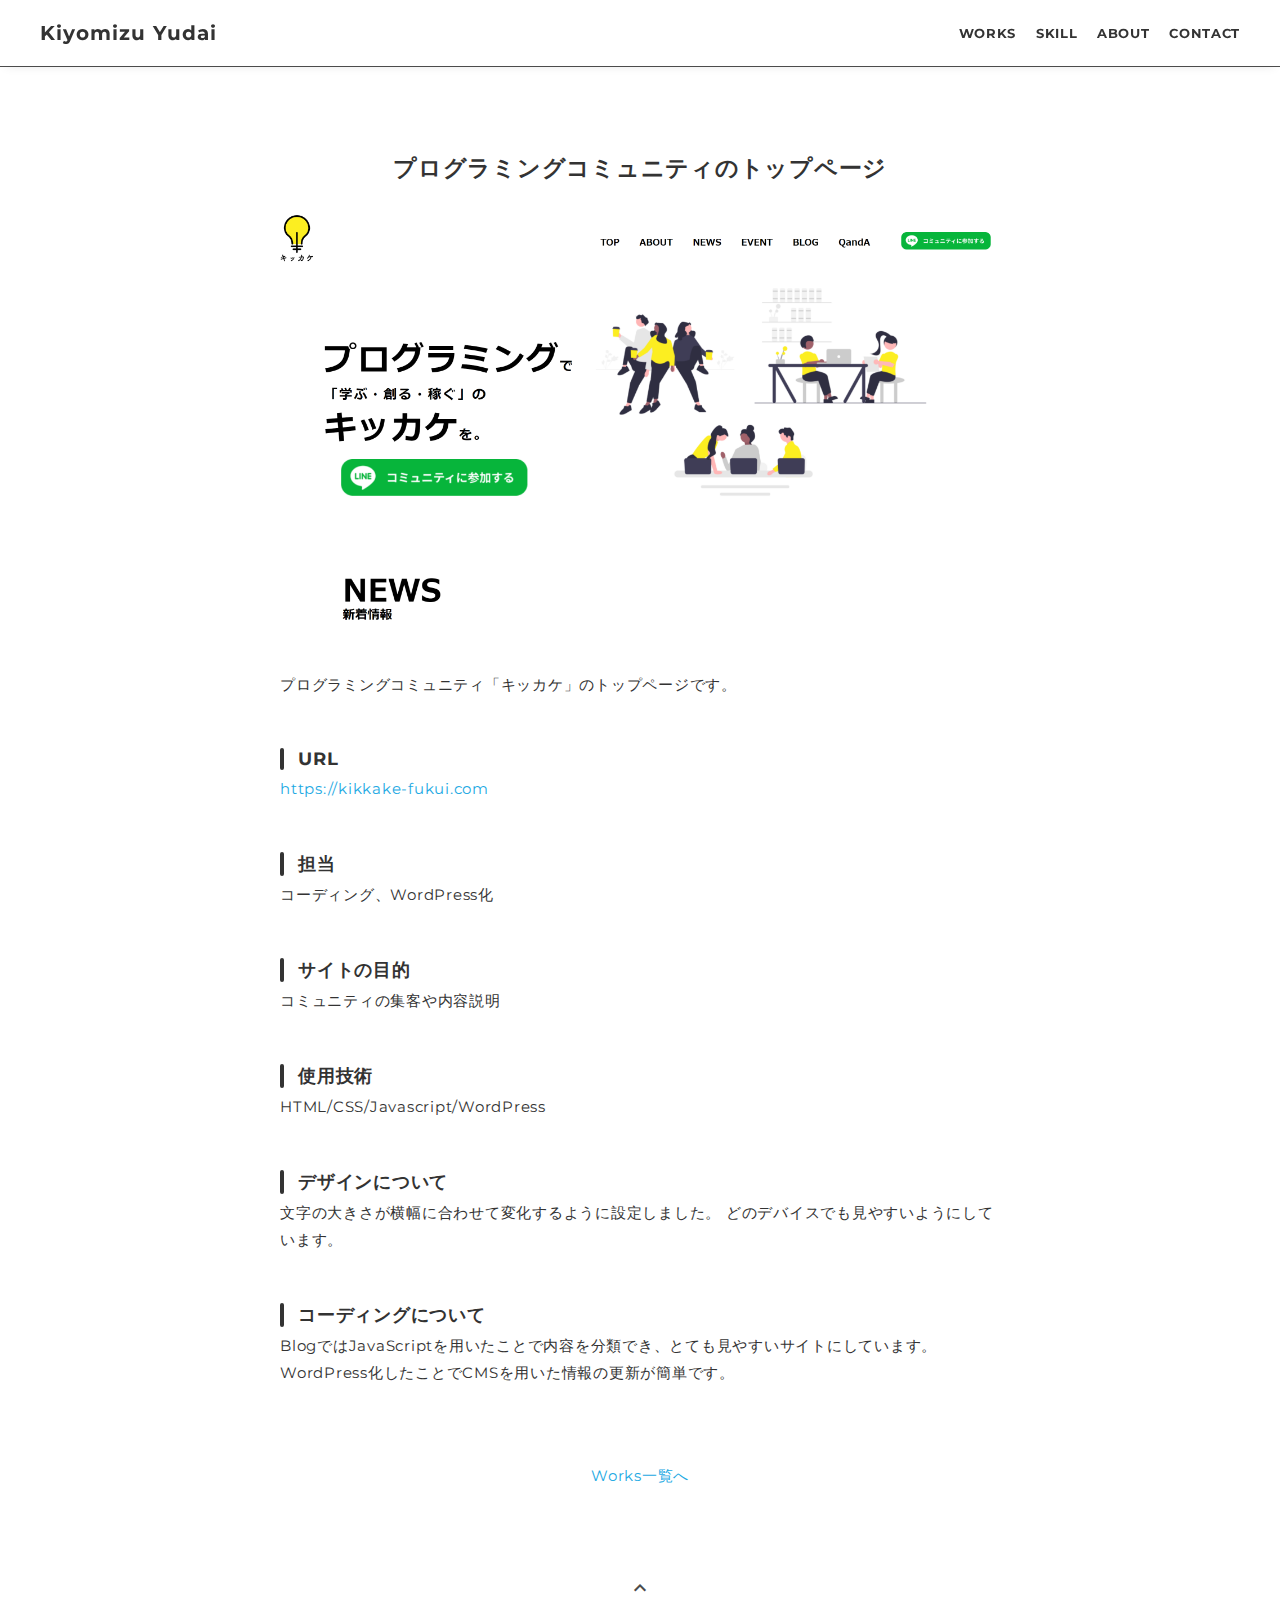
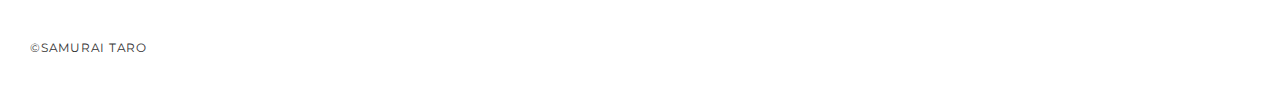
<file: works-2.html>
<!DOCTYPE html>
<html>
<head>
  <meta charset="utf-8">
  <meta name="viewport" content="width=device-width, initial-scale=1.0, maximum-scale=1.0, minimum-scale=1.0">
  <title>Kiyomizu ポートフォリオ</title>
  <link rel="preconnect" href="https://fonts.gstatic.com">
  <link href="https://fonts.googleapis.com/css2?family=Montserrat:wght@400;700&display=swap" rel="stylesheet">
  <link href="https://fonts.googleapis.com/css?family=Material+Icons+Outlined" rel="stylesheet">
  <link href="css/ress.css" media="all" rel="stylesheet" type="text/css" />
  <link href="css/style.css" media="all" rel="stylesheet" type="text/css" />
</head>

<body>
  <div class="wrapper">

    <!-- header -->
    <header class="header ">
      <div class="container">
        <h1 class="header-logo">
          <a href="index.html">Kiyomizu Yudai</a>
        </h1>
        <nav class="gnav">
          <ul class="gnav-list">
            <li class="gnav-item"><a href="index.html#works">WORKS</a></li>
            <li class="gnav-item"><a href="index.html#skill">SKILL</a></li>
            <li class="gnav-item"><a href="index.html#about">ABOUT</a></li>
            <li class="gnav-item"><a href="index.html#contact">CONTACT</a></li>
          </ul>
        </nav>
      </div>
    </header>
    <!-- /header -->

    <main class="content">

      <article class="article">
        <div class="article-container">
          <h2 class="article-title">プログラミングコミュニティのトップページ</h2>
          <div class="article-body">
            <p>
              <img src="img/works-detail/kikkakedetail.png" alt="">
            </p>
            <p>
              プログラミングコミュニティ「キッカケ」のトップページです。
            </p>
            <h3>URL</h3>
            <p><a href="https://kikkake-fukui.com" target="_blank" rel="noopener">https://kikkake-fukui.com</a></p>
            <h3>担当</h3>
            <p>コーディング、WordPress化</p>
            <h3>サイトの目的</h3>
            <p>コミュニティの集客や内容説明</p>
            <h3>使用技術</h3>
            <p>HTML/CSS/Javascript/WordPress</p>
            <h3>デザインについて</h3>
            <p>
              文字の大きさが横幅に合わせて変化するように設定しました。
              どのデバイスでも見やすいようにしています。
            </p>
            <h3>コーディングについて</h3>
            <p>
              BlogではJavaScriptを用いたことで内容を分類でき、とても見やすいサイトにしています。
              WordPress化したことでCMSを用いた情報の更新が簡単です。
            </p>
          </div>
          <div class="home-link">
            <a href="index.html#works">Works一覧へ</a>
          </div>
        </div>
      </article>

      <div class="page-top" id="js-page-top">
        <span class="material-icons-outlined">expand_less</span>
      </div>
    </main>

    <!-- footer -->
    <footer class="footer">
      <div class="copyright">&copy;SAMURAI TARO</div>
    </footer>
    <!-- /footer -->

  </div>
  <script src="https://ajax.googleapis.com/ajax/libs/jquery/3.6.0/jquery.min.js"></script>
  <script type='text/javascript' src="js/script.js"></script>
</body>
</html>
</file>
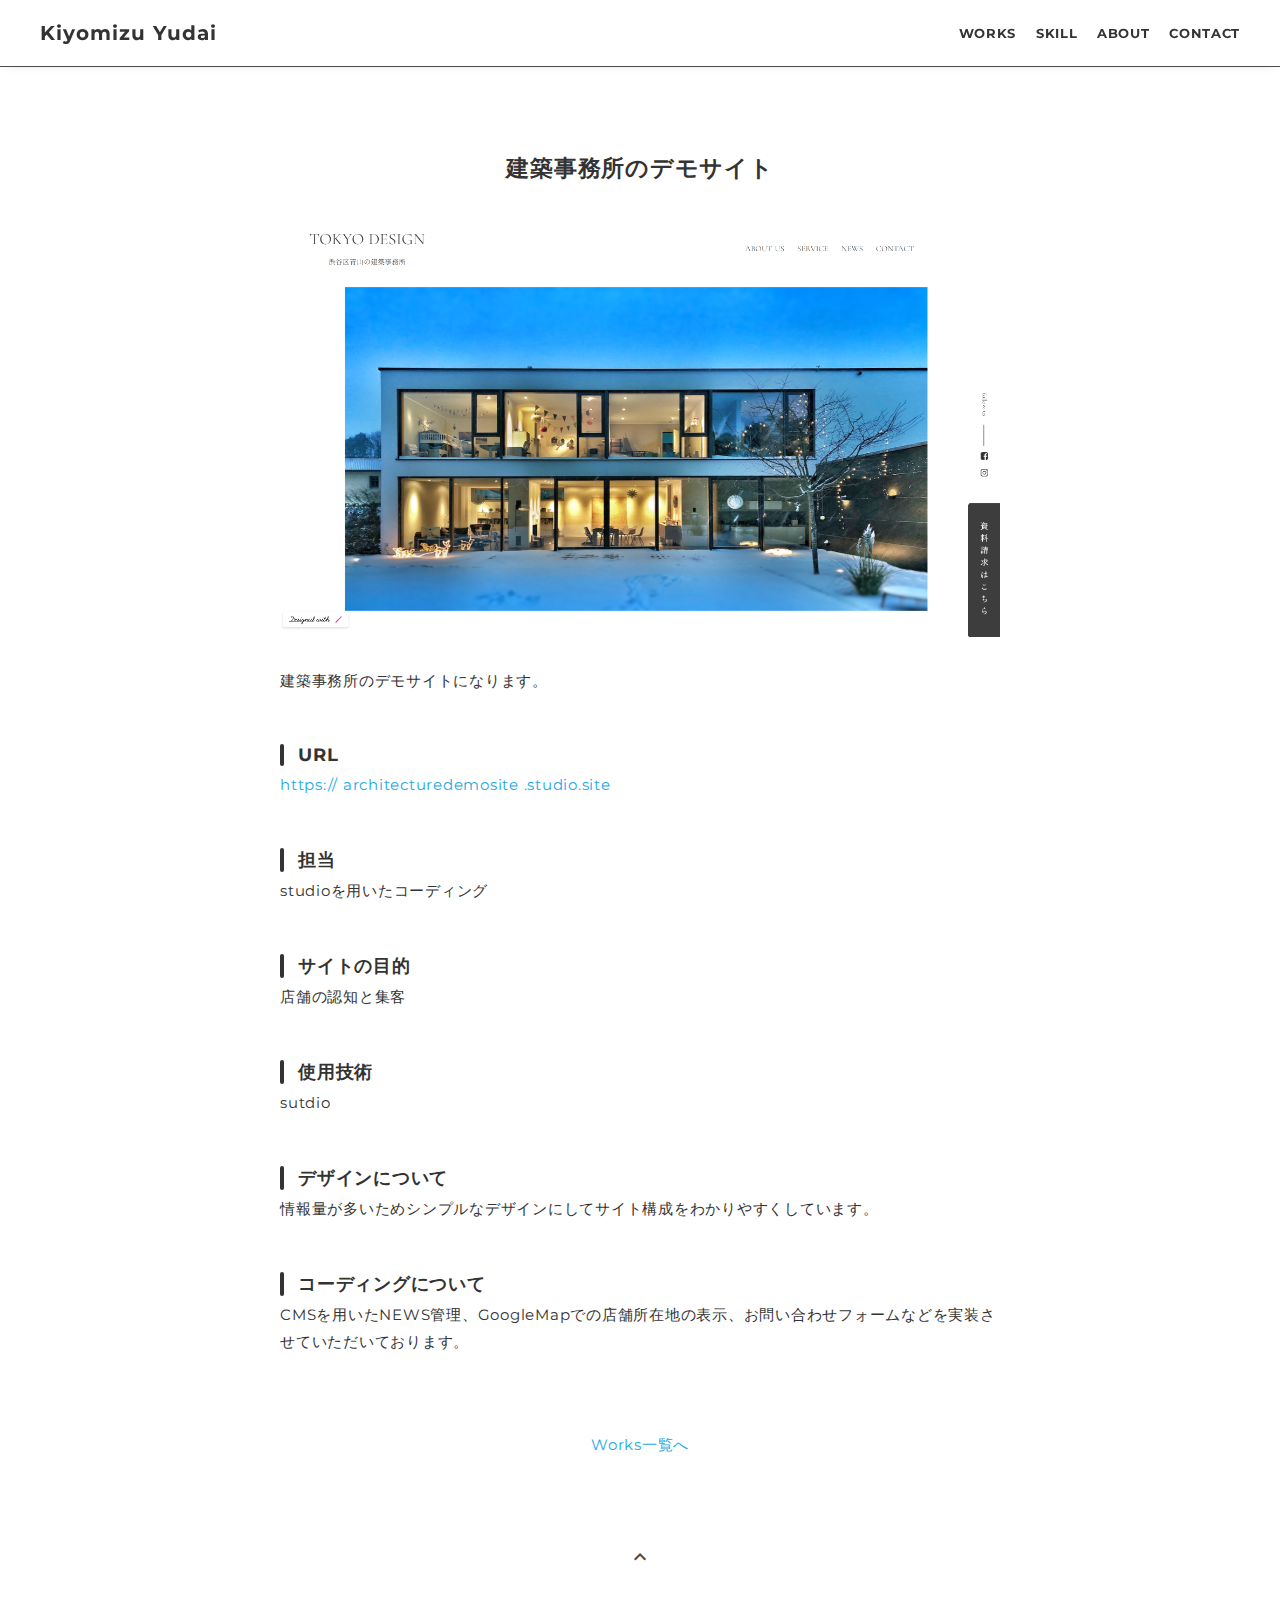
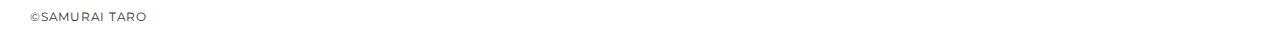
<file: works-3.html>
<!DOCTYPE html>
<html>
<head>
  <meta charset="utf-8">
  <meta name="viewport" content="width=device-width, initial-scale=1.0, maximum-scale=1.0, minimum-scale=1.0">
  <title>Kiyomizu ポートフォリオ</title>
  <link rel="preconnect" href="https://fonts.gstatic.com">
  <link href="https://fonts.googleapis.com/css2?family=Montserrat:wght@400;700&display=swap" rel="stylesheet">
  <link href="https://fonts.googleapis.com/css?family=Material+Icons+Outlined" rel="stylesheet">
  <link href="css/ress.css" media="all" rel="stylesheet" type="text/css" />
  <link href="css/style.css" media="all" rel="stylesheet" type="text/css" />
</head>

<body>
  <div class="wrapper">

    <!-- header -->
    <header class="header ">
      <div class="container">
        <h1 class="header-logo">
          <a href="index.html">Kiyomizu Yudai</a>
        </h1>
        <nav class="gnav">
          <ul class="gnav-list">
            <li class="gnav-item"><a href="index.html#works">WORKS</a></li>
            <li class="gnav-item"><a href="index.html#skill">SKILL</a></li>
            <li class="gnav-item"><a href="index.html#about">ABOUT</a></li>
            <li class="gnav-item"><a href="index.html#contact">CONTACT</a></li>
          </ul>
        </nav>
      </div>
    </header>
    <!-- /header -->

    <main class="content">

      <article class="article">
        <div class="article-container">
          <h2 class="article-title">建築事務所のデモサイト</h2>
          <div class="article-body">
            <p>
              <img src="img/works-detail/stu.png" alt="">
            </p>
            <p>
              建築事務所のデモサイトになります。
            </p>
            <h3>URL</h3>
            <p><a href="https://architecturedemosite.studio.site/" target="_blank" rel="noopener">https://
              architecturedemosite
              .studio.site</a></p>
            <h3>担当</h3>
            <p>studioを用いたコーディング</p>
            <h3>サイトの目的</h3>
            <p>店舗の認知と集客</p>
            <h3>使用技術</h3>
            <p>sutdio</p>
            <h3>デザインについて</h3>
            <p>
              情報量が多いためシンプルなデザインにしてサイト構成をわかりやすくしています。
            </p>
            <h3>コーディングについて</h3>
            <p>
              CMSを用いたNEWS管理、GoogleMapでの店舗所在地の表示、お問い合わせフォームなどを実装させていただいております。
            </p>
          </div>
          <div class="home-link">
            <a href="index.html#works">Works一覧へ</a>
          </div>
        </div>
      </article>

      <div class="page-top" id="js-page-top">
        <span class="material-icons-outlined">expand_less</span>
      </div>
    </main>

    <!-- footer -->
    <footer class="footer">
      <div class="copyright">&copy;SAMURAI TARO</div>
    </footer>
    <!-- /footer -->

  </div>
  <script src="https://ajax.googleapis.com/ajax/libs/jquery/3.6.0/jquery.min.js"></script>
  <script type='text/javascript' src="js/script.js"></script>
</body>
</html>
</file>
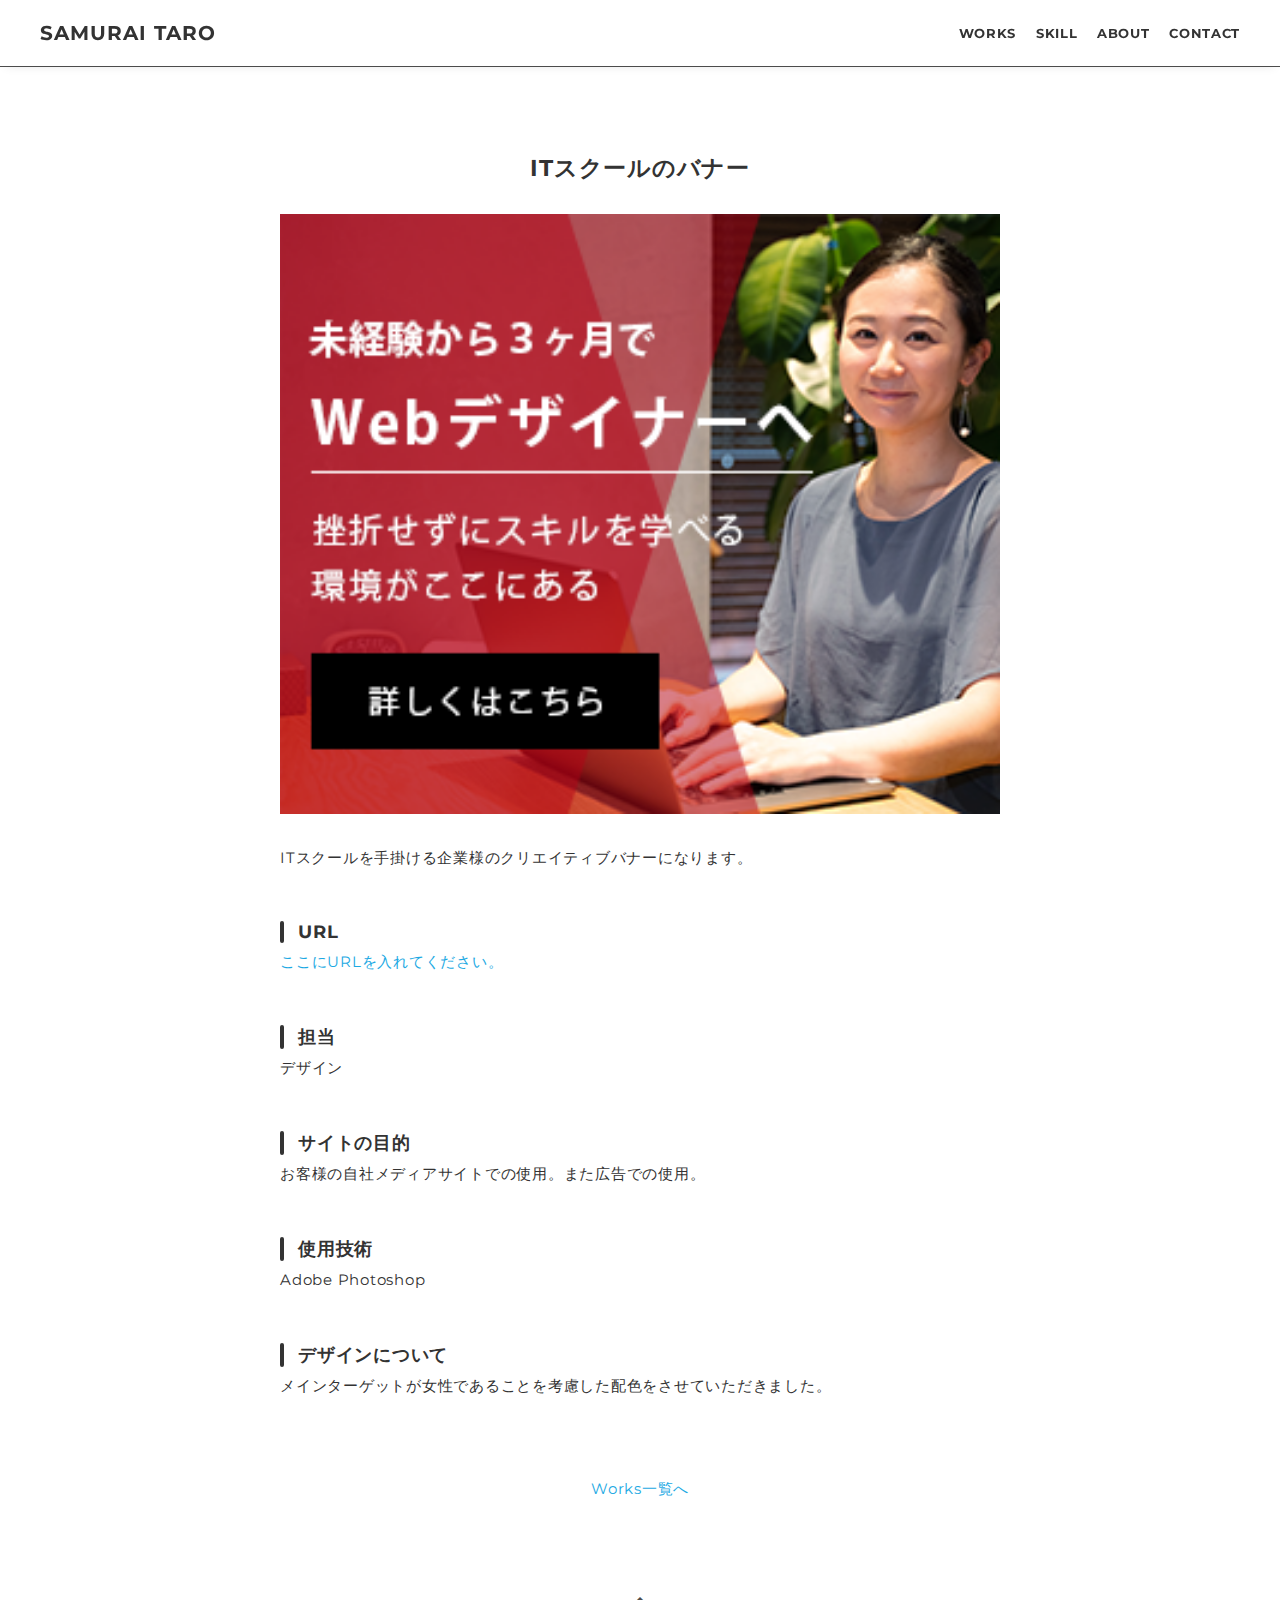
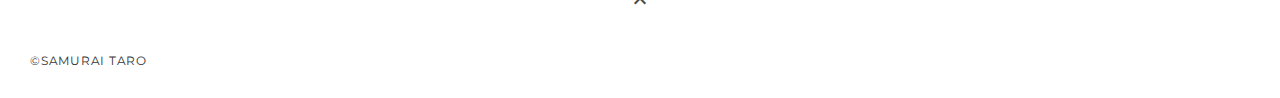
<file: works-4.html>
<!DOCTYPE html>
<html>
<head>
  <meta charset="utf-8">
  <meta name="viewport" content="width=device-width, initial-scale=1.0, maximum-scale=1.0, minimum-scale=1.0">
  <title>SAMURAI ポートフォリオ</title>
  <link rel="preconnect" href="https://fonts.gstatic.com">
  <link href="https://fonts.googleapis.com/css2?family=Montserrat:wght@400;700&display=swap" rel="stylesheet">
  <link href="https://fonts.googleapis.com/css?family=Material+Icons+Outlined" rel="stylesheet">
  <link href="css/ress.css" media="all" rel="stylesheet" type="text/css" />
  <link href="css/style.css" media="all" rel="stylesheet" type="text/css" />
</head>

<body>
  <div class="wrapper">

    <!-- header -->
    <header class="header ">
      <div class="container">
        <h1 class="header-logo">
          <a href="index.html">SAMURAI TARO</a>
        </h1>
        <nav class="gnav">
          <ul class="gnav-list">
            <li class="gnav-item"><a href="index.html#works">WORKS</a></li>
            <li class="gnav-item"><a href="index.html#skill">SKILL</a></li>
            <li class="gnav-item"><a href="index.html#about">ABOUT</a></li>
            <li class="gnav-item"><a href="index.html#contact">CONTACT</a></li>
          </ul>
        </nav>
      </div>
    </header>
    <!-- /header -->

    <main class="content">

      <article class="article">
        <div class="article-container">
          <h2 class="article-title">ITスクールのバナー</h2>
          <div class="article-body">
            <p style="text-align: center;">
              <img src="img/works-detail/works-4.png" alt="">
            </p>
            <p>
              ITスクールを手掛ける企業様のクリエイティブバナーになります。
            </p>
            <h3>URL</h3>
            <p><a href="" target="_blank" rel="noopener">ここにURLを入れてください。</a></p>
            <h3>担当</h3>
            <p>デザイン</p>
            <h3>サイトの目的</h3>
            <p>お客様の自社メディアサイトでの使用。また広告での使用。</p>
            <h3>使用技術</h3>
            <p>Adobe Photoshop</p>
            <h3>デザインについて</h3>
            <p>
              メインターゲットが女性であることを考慮した配色をさせていただきました。
            </p>
          </div>
          <div class="home-link">
            <a href="index.html#works">Works一覧へ</a>
          </div>
        </div>
      </article>

      <div class="page-top" id="js-page-top">
        <span class="material-icons-outlined">expand_less</span>
      </div>
    </main>

    <!-- footer -->
    <footer class="footer">
      <div class="copyright">&copy;SAMURAI TARO</div>
    </footer>
    <!-- /footer -->

  </div>
  <script src="https://ajax.googleapis.com/ajax/libs/jquery/3.6.0/jquery.min.js"></script>
  <script type='text/javascript' src="js/script.js"></script>
</body>
</html>
</file>
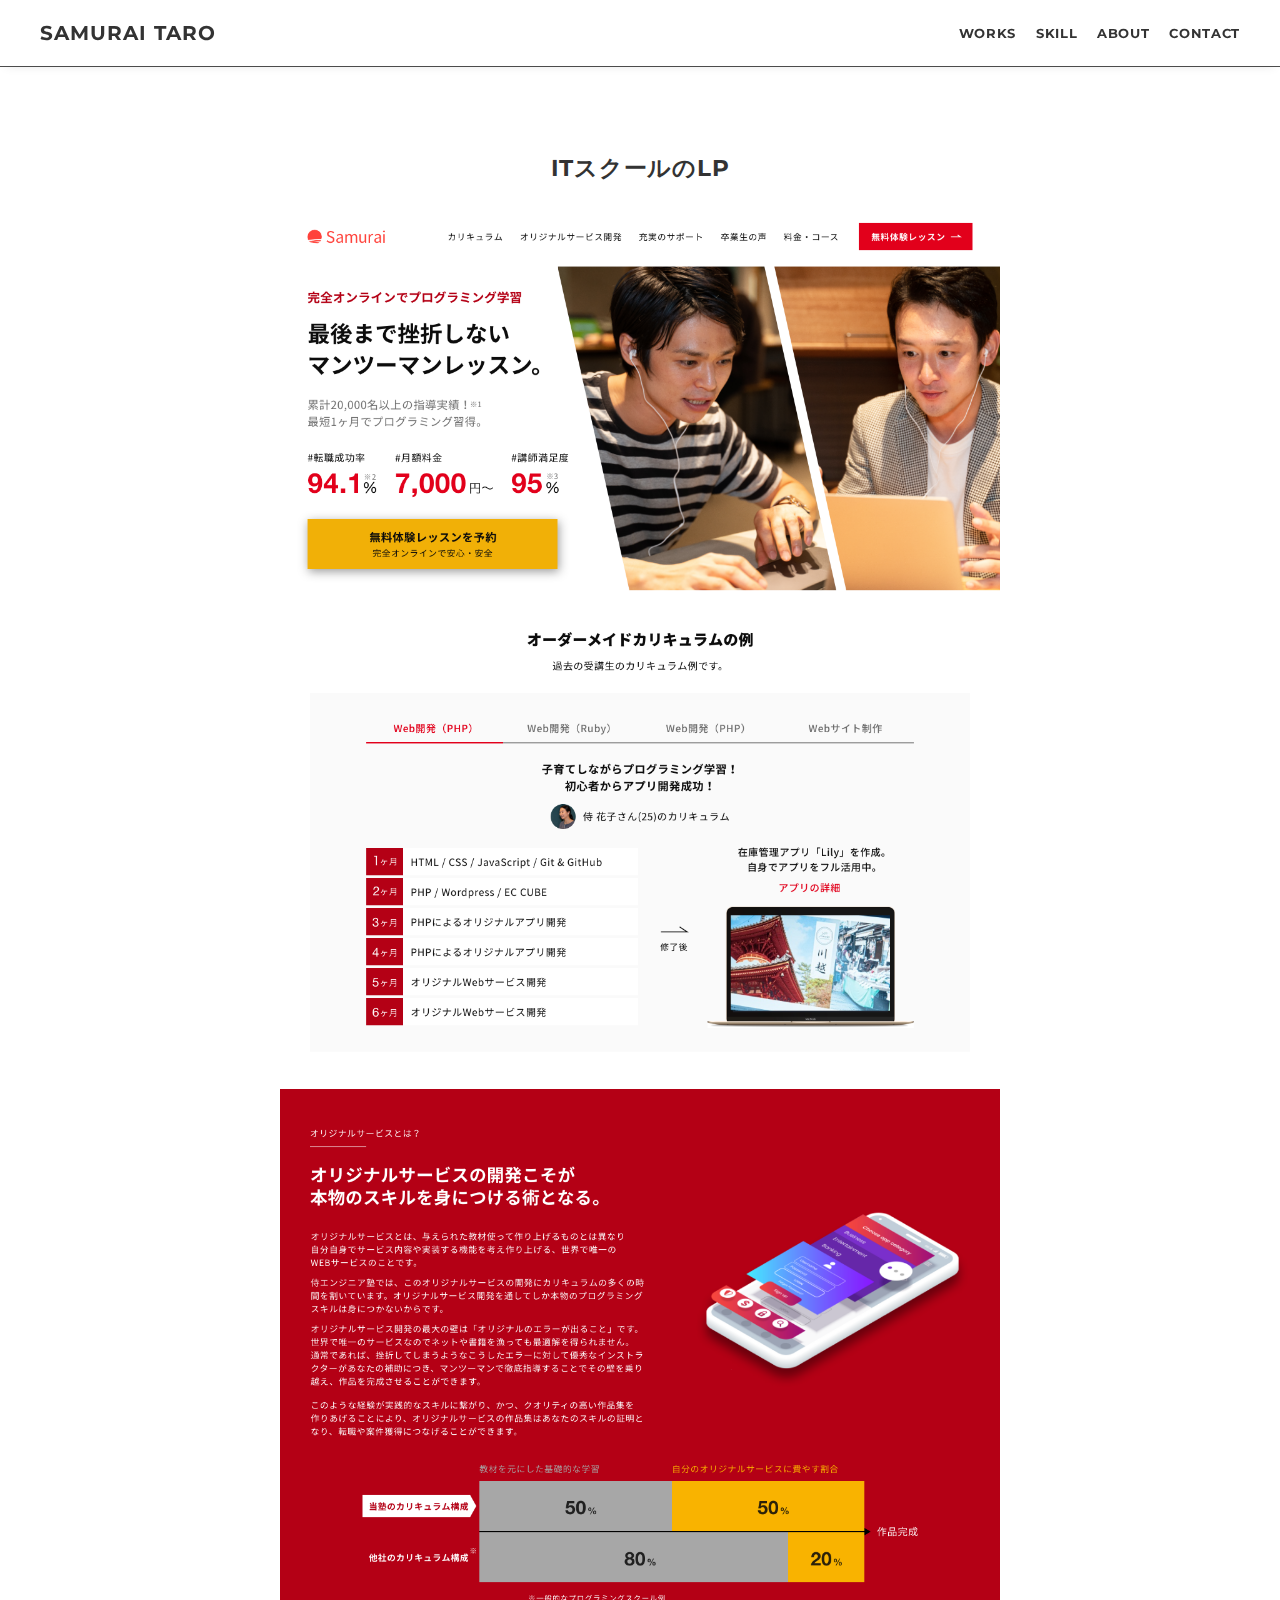
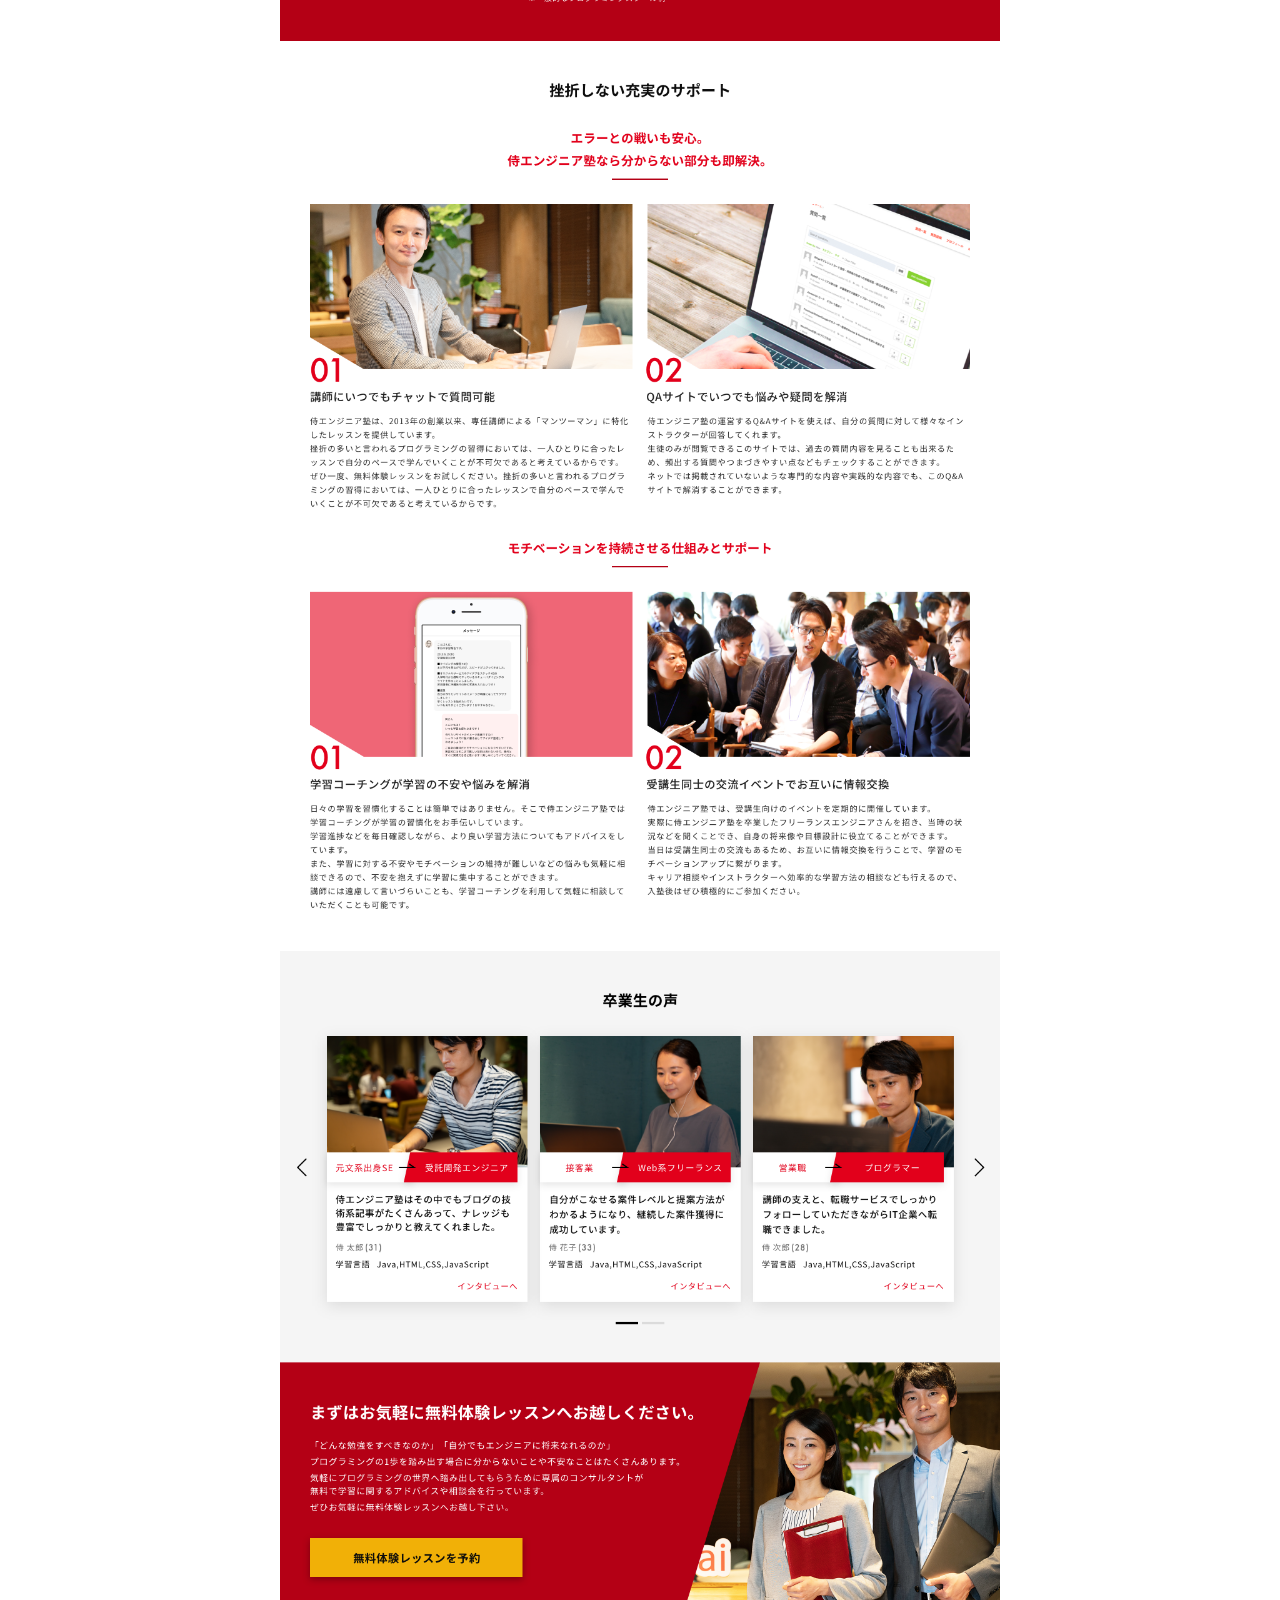
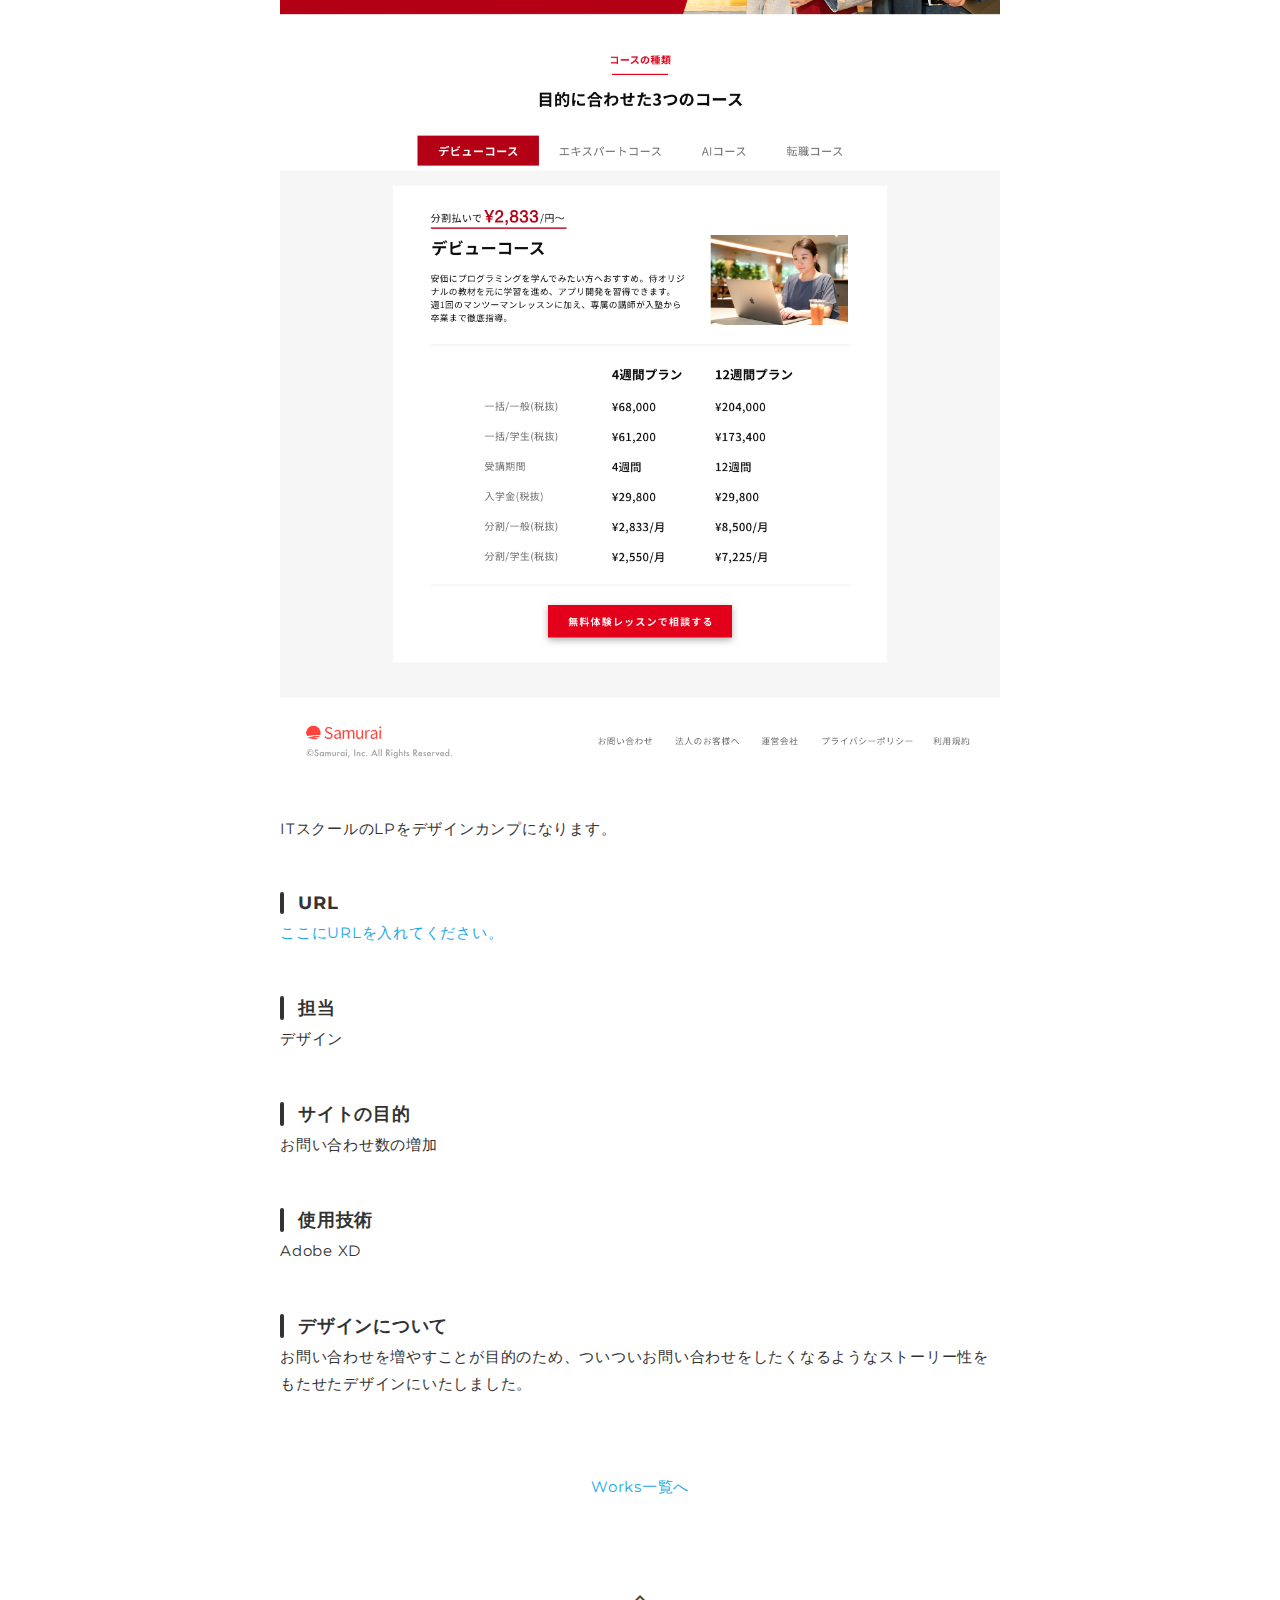
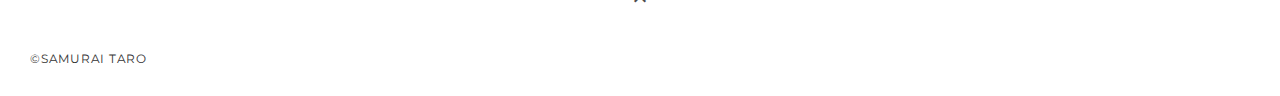
<file: works-5.html>
<!DOCTYPE html>
<html>
<head>
  <meta charset="utf-8">
  <meta name="viewport" content="width=device-width, initial-scale=1.0, maximum-scale=1.0, minimum-scale=1.0">
  <title>SAMURAI ポートフォリオ</title>
  <link rel="preconnect" href="https://fonts.gstatic.com">
  <link href="https://fonts.googleapis.com/css2?family=Montserrat:wght@400;700&display=swap" rel="stylesheet">
  <link href="https://fonts.googleapis.com/css?family=Material+Icons+Outlined" rel="stylesheet">
  <link href="css/ress.css" media="all" rel="stylesheet" type="text/css" />
  <link href="css/style.css" media="all" rel="stylesheet" type="text/css" />
</head>

<body>
  <div class="wrapper">

    <!-- header -->
    <header class="header ">
      <div class="container">
        <h1 class="header-logo">
          <a href="index.html">SAMURAI TARO</a>
        </h1>
        <nav class="gnav">
          <ul class="gnav-list">
            <li class="gnav-item"><a href="index.html#works">WORKS</a></li>
            <li class="gnav-item"><a href="index.html#skill">SKILL</a></li>
            <li class="gnav-item"><a href="index.html#about">ABOUT</a></li>
            <li class="gnav-item"><a href="index.html#contact">CONTACT</a></li>
          </ul>
        </nav>
      </div>
    </header>
    <!-- /header -->

    <main class="content">

      <article class="article">
        <div class="article-container">
          <h2 class="article-title">ITスクールのLP</h2>
          <div class="article-body">
            <p>
              <img src="img/works-detail/works-5.png" alt="">
            </p>
            <p>
              ITスクールのLPをデザインカンプになります。
            </p>
            <h3>URL</h3>
            <p><a href="" target="_blank" rel="noopener">ここにURLを入れてください。</a></p>
            <h3>担当</h3>
            <p>デザイン</p>
            <h3>サイトの目的</h3>
            <p>お問い合わせ数の増加</p>
            <h3>使用技術</h3>
            <p>Adobe XD</p>
            <h3>デザインについて</h3>
            <p>
              お問い合わせを増やすことが目的のため、ついついお問い合わせをしたくなるようなストーリー性をもたせたデザインにいたしました。
            </p>
          </div>
          <div class="home-link">
            <a href="index.html#works">Works一覧へ</a>
          </div>
        </div>
      </article>

      <div class="page-top" id="js-page-top">
        <span class="material-icons-outlined">expand_less</span>
      </div>
    </main>

    <!-- footer -->
    <footer class="footer">
      <div class="copyright">&copy;SAMURAI TARO</div>
    </footer>
    <!-- /footer -->

  </div>
  <script src="https://ajax.googleapis.com/ajax/libs/jquery/3.6.0/jquery.min.js"></script>
  <script type='text/javascript' src="js/script.js"></script>
</body>
</html>
</file>
<file: css/ress.css>
/*!
 * ress.css • v3.0.1
 * MIT License
 * github.com/filipelinhares/ress
 */

/* # =================================================================
   # Global selectors
   # ================================================================= */

html {
  box-sizing: border-box;
  word-break: normal;
  -moz-tab-size: 4;
  tab-size: 4;

  -webkit-text-size-adjust: 100%; /* Prevent adjustments of font size after orientation changes in iOS */
}

*,
::before,
::after {
  box-sizing: inherit;
  background-repeat: no-repeat; /* Set `background-repeat: no-repeat` to all elements and pseudo elements */
}

::before,
::after {
  vertical-align: inherit;
  text-decoration: inherit; /* Inherit text-decoration and vertical align to ::before and ::after pseudo elements */
}

* {
  margin: 0;
  padding: 0; /* Reset `padding` and `margin` of all elements */
}

/* # =================================================================
   # General elements
   # ================================================================= */

hr {
  overflow: visible; /* Show the overflow in Edge and IE */
  height: 0; /* Add the correct box sizing in Firefox */
}

details,
main {
  display: block; /* Render the `main` element consistently in IE. */
}

summary {
  display: list-item; /* Add the correct display in all browsers */
}

small {
  font-size: 80%; /* Set font-size to 80% in `small` elements */
}

[hidden] {
  display: none; /* Add the correct display in IE */
}

abbr[title] {
  /* Add the correct text decoration in Chrome, Edge, IE, Opera, and Safari */
  text-decoration: underline;
  text-decoration: underline dotted;
  border-bottom: none; /* Remove the bottom border in Chrome 57 */
}

a {
  background-color: transparent; /* Remove the gray background on active links in IE 10 */
}

a:active,
a:hover {
  outline-width: 0; /* Remove the outline when hovering in all browsers */
}

code,
kbd,
pre,
samp {
  font-family: monospace, monospace; /* Specify the font family of code elements */
}

pre {
  font-size: 1em; /* Correct the odd `em` font sizing in all browsers */
}

b,
strong {
  font-weight: bolder; /* Add the correct font weight in Chrome, Edge, and Safari */
}

/* https://gist.github.com/unruthless/413930 */
sub,
sup {
  position: relative;
  font-size: 75%;
  line-height: 0;
  vertical-align: baseline;
}

sub {
  bottom: -.25em;
}

sup {
  top: -.5em;
}

/* # =================================================================
   # Forms
   # ================================================================= */

input {
  border-radius: 0;
}

/* Replace pointer cursor in disabled elements */
[disabled] {
  cursor: default;
}

[type="number"]::-webkit-container-spin-button,
[type="number"]::-webkit-outer-spin-button {
  height: auto; /* Correct the cursor style of increment and decrement buttons in Chrome */
}

[type="search"] {
  outline-offset: -2px; /* Correct the outline style in Safari */

  -webkit-appearance: textfield; /* Correct the odd appearance in Chrome and Safari */
}

[type="search"]::-webkit-search-decoration {
  -webkit-appearance: none; /* Remove the container padding in Chrome and Safari on macOS */
}

textarea {
  overflow: auto; /* Internet Explorer 11+ */
  resize: vertical; /* Specify textarea resizability */
}

button,
input,
optgroup,
select,
textarea {
  font: inherit; /* Specify font inheritance of form elements */
}

optgroup {
  font-weight: bold; /* Restore the font weight unset by the previous rule */
}

button {
  overflow: visible; /* Address `overflow` set to `hidden` in IE 8/9/10/11 */
}

button,
select {
  text-transform: none; /* Firefox 40+, Internet Explorer 11- */
}

/* Apply cursor pointer to button elements */
button,
[type="button"],
[type="reset"],
[type="submit"],
[role="button"] {
  cursor: pointer;
  color: inherit;
}

/* Remove container padding and border in Firefox 4+ */
button::-moz-focus-container,
[type="button"]::-moz-focus-container,
[type="reset"]::-moz-focus-container,
[type="submit"]::-moz-focus-container {
  padding: 0;
  border-style: none;
}

/* Replace focus style removed in the border reset above */
button:-moz-focusring,
[type="button"]::-moz-focus-container,
[type="reset"]::-moz-focus-container,
[type="submit"]::-moz-focus-container {
  outline: 1px dotted ButtonText;
}

button,
html [type="button"],
/* Prevent a WebKit bug where (2) destroys native `audio` and `video`controls in Android 4 */
[type="reset"],
[type="submit"] {
  -webkit-appearance: button; /* Correct the inability to style clickable types in iOS */
}

/* Remove the default button styling in all browsers */
button,
input,
select,
textarea {
  border-style: none;
  background-color: transparent;
}

/* Style select like a standard input */
select {
  -webkit-appearance: none; /* Chrome 41+ */
  -moz-appearance: none; /* Firefox 36+ */
}

select::-ms-expand {
  display: none; /* Internet Explorer 11+ */
}

select::-ms-value {
  color: currentColor; /* Internet Explorer 11+ */
}

legend {
  display: table; /* Correct the text wrapping in Edge and IE */
  max-width: 100%; /* Correct the text wrapping in Edge and IE */
  max-width: 100%; /* Correct the text wrapping in Edge 18- and IE */
  white-space: normal; /* Correct the text wrapping in Edge and IE */
  color: inherit; /* Correct the color inheritance from `fieldset` elements in IE */
  border: 0; /* Correct `color` not being inherited in IE 8/9/10/11 */
}

::-webkit-file-upload-button {
  font: inherit; /* Change font properties to `inherit` in Chrome and Safari */
  color: inherit;
  /* Correct the inability to style clickable types in iOS and Safari */

  -webkit-appearance: button;
}

/* # =================================================================
   # Specify media element style
   # ================================================================= */

img {
  border-style: none; /* Remove border when inside `a` element in IE 8/9/10 */
}

/* Add the correct vertical alignment in Chrome, Firefox, and Opera */
progress {
  vertical-align: baseline;
}

/* # =================================================================
   # Accessibility
   # ================================================================= */

/* Hide content from screens but not screenreaders */
@media screen {
  [hidden~="screen"] {
    display: inherit;
  }
  [hidden~="screen"]:not(:active):not(:focus):not(:target) {
    position: absolute !important;
    clip: rect(0 0 0 0) !important;
  }
}

/* Specify the progress cursor of updating elements */
[aria-busy="true"] {
  cursor: progress;
}

/* Specify the pointer cursor of trigger elements */
[aria-controls] {
  cursor: pointer;
}

/* Specify the unstyled cursor of disabled, not-editable, or otherwise inoperable elements */
[aria-disabled] {
  cursor: default;
}
</file>
<file: css/style.css>
body {
  font-family: "Montserrat","Helvetica Neue",Arial,"Hiragino Kaku Gothic ProN","Hiragino Sans",Meiryo,sans-serif;
  font-size: 15px;
  letter-spacing: .05em;
  color: #333;
}

a {
  transition: opacity .3s;
  text-decoration: none;
  color: #1ca9e3;
}

img {
  max-width: 100%;
  height: auto;
  vertical-align: bottom;
  border-style: none;
}

.pc-only {
  display: block;
}

.sp-only {
  display: none;
}

/*--------------------------------
 レイアウト
---------------------------------*/
.wrapper {
  padding-top: 73px;
}

.section {
  padding: 90px 0;
}

.section:nth-of-type(odd) {
  background-color: white;
}

.container {
  max-width: 1340px;
  margin: 0 auto;
  padding: 0 40px;
}

/*--------------------------------
 見出し
---------------------------------*/
.title {
  font-size: 34px;
  font-weight: bold;
  line-height: 1;
  margin-bottom: 40px;
  text-align: center;
  letter-spacing: .05em;
  color: #333;
}

.lead {
  font-size: 16px;
  line-height: 1.8;
  margin-bottom: 30px;
}

/*--------------------------------
ヘッダー
---------------------------------*/
.header {
  position: fixed;
  top: 0;
  z-index: 1;
  width: 100%;
  background-color: white;
  border-bottom: 1px solid #4c4c4c;
  box-shadow: 0 5px 10px -6px rgba(0,0,0,.1);
}

.header .container {
  display: flex;
  align-items: center;
  justify-content: space-between;
  padding: 20px 40px;
}

.header-logo {
  font-size: 20px;
  font-weight: bold;
  line-height: 1.2;
  margin-right: 20px;
  letter-spacing: .05em;
}

.header-logo a {
  color: #333;
}

.gnav-list {
  display: flex;
  justify-content: space-between;
  list-style: none;
}

.gnav-item:not(:last-child) {
  margin-right: 20px;
}

.gnav-item a {
  position: relative;
  font-size: 13px;
  font-weight: bold;
  display: inline-block;
  padding: 5px 0;
  transition: .3s;
  letter-spacing: .05em;
  color: #333;
}
.gnav-item a:after {
  position: absolute;
  bottom: 0;
  left: 50%;
  width: 0;
  height: 3px;
  content: "";
  transition: .3s;
  -webkit-transform: translateX(-50%);
  transform: translateX(-50%);
  background-color: #333;
}

.gnav-item a:hover:after {
  width: 100%;
}

/*--------------------------------
 メインビジュアル
---------------------------------*/
.mv {
  display: flex;
  align-items: center;
  justify-content: center;
  height: auto;
  text-align: center;
}

.mv-container {
  position: relative;
  padding: 0 20px;
}

.mv-container img {
  width: 100%;
  height: auto;
}

/*--------------------------------
 Works
---------------------------------*/
.works {
  border-bottom: #cccccc solid 1px;
}

/* 画像グラデーション */
.opacityText {
  position: relative;
}

.opacityText span.mask{
  position: relative;
  transition: .3s ease-in-out;
  display: block;
  line-height: 0;
}

.opacityText:hover span.mask::before{/*hoverした時の変化*/
  content:"";
  position: absolute;
  z-index:2;
  top:0;
  left:0;
  width: 100%;
  height: 100%;
  background: linear-gradient(45deg,rgba(88,182,211,.6),rgba(229,93,135,.6));/*背景色（グラデーション）*/
}

.opacityText:hover img{
  opacity: 0.6;
}

.opacityText span.cap{
  opacity: 0;
  transition: .5s ease-in-out;
  position: absolute;
  z-index: 3;
  top: 50%;
  left: 50%;
  transform: translate(-50%, -50%);
  color: #fff;
  line-height: 1.5;
}

.opacityText:hover span.cap{
  opacity: 1;
}

.lead{
  text-align: center;
  padding: 20px 20px;
  font-weight: bold;
}

.works-list {
  display: flex;
  flex-wrap: wrap;
  margin-bottom: -40px;
}

.works-item {
  width: 31.74603%;
  margin-right: 1.58730%;
  margin-bottom: 40px;
  color: #333;
}

.works-item:hover {
  opacity: .9;
}

.works-item:nth-of-type(3n) {
  margin-right: 0;
}

.works-img span img {
  border: 1px solid #e6e6e6;
}

.works-name {
  font-size: 12px;
  font-weight: bold;
  margin-top: 8px;
}

.works-info {
  font-size: 10px;
  margin-top: 5px;
}

/*--------------------------------
 Skill
---------------------------------*/
.skill {
  border-bottom: #cccccc solid 1px;
}

.skill-list {
  display: flex;
  flex-wrap: wrap;
  justify-content: space-between;
  margin-bottom: -50px;
}

.skill-item {
  display: flex;
  align-items: flex-start;
  justify-content: space-between;
  width: 48%;
  margin-bottom: 50px;
}

.skill-img {
  width: 60px;
  height: auto;
  margin-right: 20px;
}

.skill-body {
  flex: 1;
}

.skill-name {
  margin-bottom: 10px;
}

.skill-text {
  font-size: 14px;
  line-height: 1.8;
}

/*--------------------------------
 About
---------------------------------*/
.about {
  border-bottom: #cccccc solid 1px;
}

.profile {
  display: flex;
  flex-wrap: wrap;
  max-width: 800px;
  margin: 0 auto;
}
.profile-img {
  width: 20%;
  margin-right: 30px;
  border-radius: 50%;
}
.profile-img img {
  border-radius: 50%;
}
.profile-body {
  flex: 1;
}

.profile-body p {
  font-size: 15px;
  line-height: 1.8;
}

.profile-body p:not(:last-child) {
  margin-bottom: 30px;
}

/*--------------------------------
 Contact
---------------------------------*/
.contact {
  text-align: center;
  max-width: 800px;
  margin: 0 auto;
}

.contact-item:not(:last-child) {
  margin-right: 10px;
}

.contact-text {
  margin-top: 10px;
}


form > div {
  display: flex;
  flex-direction: row;
  flex-wrap: wrap;
  padding-bottom: 30px;
}

.contact-heading {
  width: 240px;
  text-align: center;
}

.contact-label {
  font-weight: bold;
}
.contact-span {
  color: #ce2222;
  margin: 0 0 0 20px;
  font-weight: bold;
}

.contact-textbox {
  border-bottom: 1px solid #707070;
  background-color: #fafafa;
  width: 400px;
  height: 56px;
}

.contact-textarea {
  border-bottom: 1px solid #707070;
  background-color: #fafafa;
  width: 400px;
  height: 200px;
}



/*--------------------------------
 ページトップ
---------------------------------*/
.page-top {
  font-weight: bold;
  padding: 10px;
  cursor: pointer;
  text-align: center;
  background-color: white;
}

.page-top .material-icons-outlined {
  vertical-align: bottom;
  color: #4c4c4c;
}

/*--------------------------------
 フッター
---------------------------------*/
.footer {
  padding: 30px;
  color: #333;
  background-color: white;
}

.copyright {
  font-size: 12px;
  text-align: center;
  color: #333;
}

.sns {
  margin:  auto ;
}

/*--------------------------------
 下層：Worksページ
---------------------------------*/
.article {
  padding: 80px 0;
}

.article-container {
  max-width: 1040px;
  margin: 0 auto;
  padding: 0 20px;
}

.article-title {
  margin-bottom: 30px;
  text-align: center;
}

.article-body {
  max-width: 720px;
  margin: 0 auto;
  margin-bottom: 80px;
}

.article-body h3 {
  position: relative;
  font-size: 18px;
  margin-bottom: 5px;
  padding-left: 1em;
}

.article-body img {
  width: 100%;
  height: auto;
}

.article-body h3:not(:first-child) {
  margin-top: 50px;
}

.article-body h3::before {
  position: absolute;
  top: 0;
  left: 0;
  width: 4px;
  height: 100%;
  content: "";
  border-radius: 3px;
  background-color: #333;
}

.article-body p {
  font-size: 15px;
  line-height: 1.8;
  margin-bottom: 30px;
}

.home-link {
  text-align: center;
}

.footer {
  display: flex;
  align-items: center;
  justify-content: space-between;
}

.footer-list {
  display: flex;
  justify-content: space-between;
}

.footer-list > li {
  font-size: 12px;
  margin: 20px 15px;
}

.footer-content {
  text-decoration: none;
  color: #333;
}

.footer-content:visited {
  color: #333;
}

.name {
  font-weight: bold;
}

.mask > img {
  height: 240px;
}





/*media Queries 767
----------------------------------------------------*/
@media screen and (max-width: 767px) {
  body {
    font-size: 14px;
  }

  .pc-only {
    display: none;
  }

  .sp-only {
    display: block;
  }

  /* 見出し */
  .title {
    font-size: 26px;
    margin-bottom: 20px;
  }

  .lead {
    font-size: 14px;
    line-height: 1.7;
    margin-bottom: 20px;
  }

  /* レイアウト */
  .wrapper {
    padding-top: 57px;
  }

  .section {
    padding: 60px 0;
  }

  .container {
    padding: 0 20px;
  }

  /* ヘッダー */
  .header .container {
    padding: 15px;
  }

  .header-logo {
    font-size: 15px;
    margin-right: 15px;
  }

  .gnav-item:not(:last-child) {
    margin-right: 10px;
  }

  .gnav-item a {
    font-size: 10px;
  }

  .gnav-item a:after {
    display: none;
  }

  /*  メインビジュアル */
  .mv {
    height: 40vh;
  }

  .mv-container {
    padding: 0 20px;
  }

  .mv-title {
    font-size: 30px;
  }
  .mv-subtitle {
    font-size: 16px;
    margin-bottom: 20px;
  }

  .mv-text {
    top: 75%;
    font-size: 14px;
    line-height: 1.7;
  }

  /* Works */
  .works-name {
    font-size: 12px;
  }

  .works-info {
    margin-top: 3px;
  }

  .works-list {
    justify-content: space-between;
  }

  .works-item {
    flex: 0 0 48%;
    margin-right: 0;
    margin-bottom: 30px;
  }

  /* Skill */
  .skill-list {
    display: block;
    margin-bottom: 0;
  }

  .skill-item {
    width: 100%;
    margin-bottom: 35px;
  }

  .skill-item:last-child {
    margin-bottom: 0;
  }

  .skill-name {
    margin-bottom: 5px;
  }

  .skill-text {
    font-size: 13px;
    line-height: 1.7;
  }

  /* About */
  .profile {
    display: block;
  }
  .profile-img {
    width: 150px;
    margin: 0 auto;
    margin-bottom: 25px;
  }

  .profile-body p {
    font-size: 14px;
    line-height: 1.7;
  }

  .profile-body p:not(:last-child) {
    margin-bottom: 20px;
  }

  /* フッター */
  .footer {
    padding: 20px;
  }

  .footer-list > li {
    list-style: none;
  }

  .footer-content {
    display: none;
  }

  /* 下層ページ */
  .article {
    padding: 50px 0;
  }

  .article-body h3 {
    font-size: 16px;
    padding-left: .8em;
  }

  .article-body h3:not(:first-child) {
    margin-top: 30px;
  }

  .article-body p {
    font-size: 14px;
    line-height: 1.7;
    margin-bottom: 20px;
  }

}
</file>
